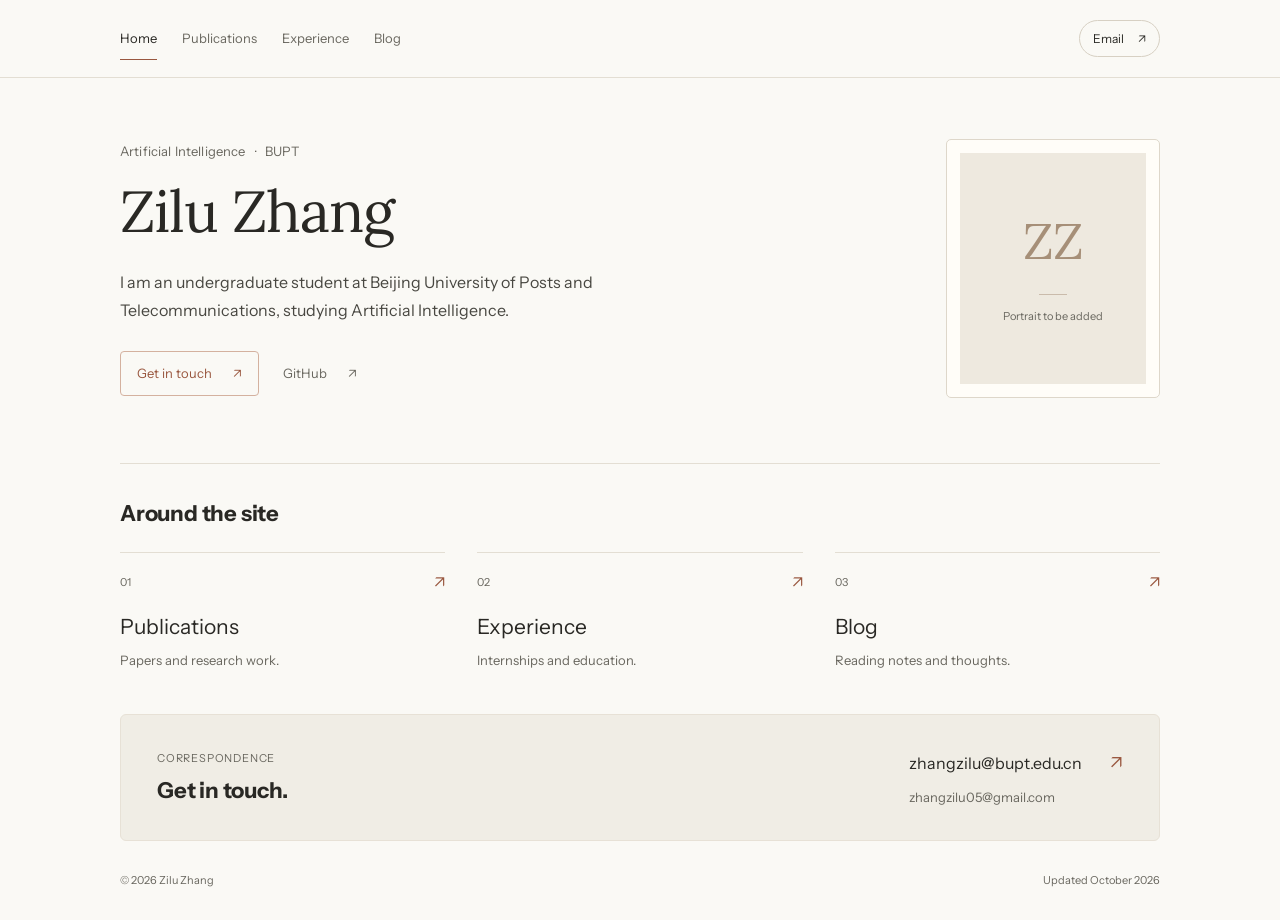
<file: index.html>
<!doctype html>
<html lang="en">
<head>
  <meta charset="utf-8">
  <meta name="viewport" content="width=device-width, initial-scale=1">
  <meta name="description" content="Zilu Zhang's academic homepage. Artificial Intelligence, Beijing University of Posts and Telecommunications.">
  <meta name="theme-color" content="#faf9f5">
  <meta property="og:type" content="website">
  <meta property="og:title" content="Zilu Zhang | Academic Homepage">
  <meta property="og:description" content="Zilu Zhang's academic homepage. Artificial Intelligence, Beijing University of Posts and Telecommunications.">
  <meta property="og:url" content="https://zzl-2005.github.io/">
  <link rel="canonical" href="https://zzl-2005.github.io/">
  <link rel="icon" href="/favicon.svg" type="image/svg+xml">
  <link rel="preload" href="/assets/fonts/Lora-Regular.ttf" as="font" type="font/ttf" crossorigin>
  <link rel="preload" href="/assets/fonts/InstrumentSans-Regular.ttf" as="font" type="font/ttf" crossorigin>
  <link rel="stylesheet" href="/styles.css?v=header-20261013">
  <title>Zilu Zhang | Academic Homepage</title>
</head>
<body>
  <a class="skip-link" href="#main">Skip to content</a>
  <header class="site-header">
    <div class="header-inner">
      <nav class="section-nav" aria-label="Main navigation">
        <a href="/" aria-current="page">Home</a>
        <a href="/publications/">Publications</a>
        <a href="/experience/">Experience</a>
        <a href="/blog/">Blog</a>
      </nav>
      <a class="header-email" href="mailto:zhangzilu@bupt.edu.cn">Email <span aria-hidden="true">↗</span></a>
    </div>
  </header>
  <main id="main" class="page-shell">
    <section id="about" class="hero" aria-labelledby="name-heading">
      <div class="hero-intro">
        <p class="hero-eyebrow">Artificial Intelligence <span aria-hidden="true">·</span> BUPT</p>
        <h1 id="name-heading">Zilu Zhang</h1>
        <p class="bio">I am an undergraduate student at Beijing University of Posts and Telecommunications, studying Artificial Intelligence.</p>
        <!-- Extend this short biography with a research statement when ready. -->
        <div class="hero-links" aria-label="Contact and profile links">
          <a class="primary-link" href="mailto:zhangzilu@bupt.edu.cn">Get in touch <span aria-hidden="true">↗</span></a>
          <a class="github-link" href="https://github.com/ZZL-2005" target="_blank" rel="noopener noreferrer">GitHub <span aria-hidden="true">↗</span></a>
        </div>
      </div>
      <div class="portrait-frame" role="img" aria-label="Portrait placeholder for Zilu Zhang, represented by the initials ZZ">
        <div class="portrait-placeholder">
          <span class="portrait-monogram" aria-hidden="true">ZZ</span>
          <span class="portrait-rule" aria-hidden="true"></span>
          <span class="portrait-caption" aria-hidden="true">Portrait to be added</span>
        </div>
      </div>
    </section>

    <section class="site-directory" aria-labelledby="directory-heading">
      <div class="section-heading"><h2 id="directory-heading">Around the site</h2></div>
      <div class="directory-grid">
        <a class="page-link" href="/publications/">
          <span class="page-link-top" aria-hidden="true"><span>01</span><span>↗</span></span>
          <h3>Publications</h3>
          <p>Papers and research work.</p>
        </a>
        <a class="page-link" href="/experience/">
          <span class="page-link-top" aria-hidden="true"><span>02</span><span>↗</span></span>
          <h3>Experience</h3>
          <p>Internships and education.</p>
        </a>
        <a class="page-link" href="/blog/">
          <span class="page-link-top" aria-hidden="true"><span>03</span><span>↗</span></span>
          <h3>Blog</h3>
          <p>Reading notes and thoughts.</p>
        </a>
      </div>
    </section>

    <section id="contact" class="contact-panel" aria-labelledby="contact-heading">
      <div class="contact-intro">
        <p class="contact-eyebrow">Correspondence</p>
        <h2 id="contact-heading">Get in touch.</h2>
      </div>
      <div class="contact-links">
        <a class="contact-email" href="mailto:zhangzilu@bupt.edu.cn">zhangzilu@bupt.edu.cn <span aria-hidden="true">↗</span></a>
        <a class="secondary-email" href="mailto:zhangzilu05@gmail.com">zhangzilu05@gmail.com</a>
      </div>
    </section>
    <footer class="site-footer">
      <span>© 2026 Zilu Zhang</span>
      <span>Updated October 2026</span>
    </footer>
  </main>
  <script src="/script.js?v=pages-20261013" defer></script>
</body>
</html>
</file>
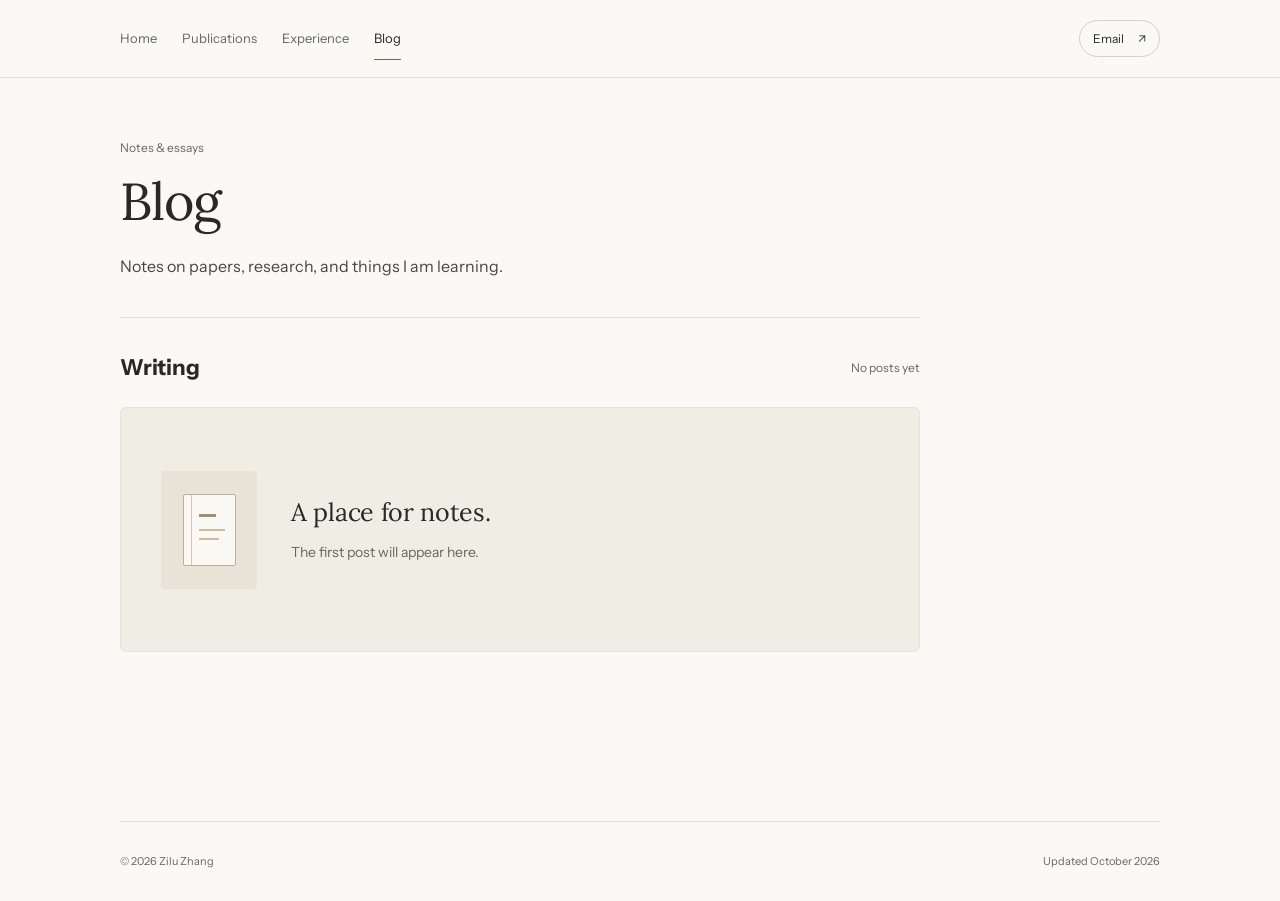
<file: blog/index.html>
<!doctype html>
<html lang="en">
<head>
  <meta charset="utf-8">
  <meta name="viewport" content="width=device-width, initial-scale=1">
  <meta name="description" content="Zilu Zhang's blog: reading notes, research reflections, and things I am learning. No posts yet.">
  <meta name="theme-color" content="#faf9f5">
  <meta property="og:type" content="website">
  <meta property="og:title" content="Blog | Zilu Zhang">
  <meta property="og:description" content="Zilu Zhang's blog: reading notes, research reflections, and things I am learning. No posts yet.">
  <meta property="og:url" content="https://zzl-2005.github.io/blog/">
  <link rel="canonical" href="https://zzl-2005.github.io/blog/">
  <link rel="icon" href="/favicon.svg" type="image/svg+xml">
  <link rel="preload" href="/assets/fonts/Lora-Regular.ttf" as="font" type="font/ttf" crossorigin>
  <link rel="preload" href="/assets/fonts/InstrumentSans-Regular.ttf" as="font" type="font/ttf" crossorigin>
  <link rel="stylesheet" href="/styles.css?v=header-20261013">
  <title>Blog | Zilu Zhang</title>
</head>
<body>
  <a class="skip-link" href="#main">Skip to content</a>
  <header class="site-header">
    <div class="header-inner">
      <nav class="section-nav" aria-label="Main navigation">
        <a href="/">Home</a>
        <a href="/publications/">Publications</a>
        <a href="/experience/">Experience</a>
        <a href="/blog/" aria-current="page">Blog</a>
      </nav>
      <a class="header-email" href="mailto:zhangzilu@bupt.edu.cn">Email <span aria-hidden="true">↗</span></a>
    </div>
  </header>
  <main id="main" class="page-shell inner-page">
    <div class="page-content">
      <header class="page-intro">
        <p class="page-eyebrow">Notes &amp; essays</p>
        <h1>Blog</h1>
        <p class="page-description">Notes on papers, research, and things I am learning.</p>
      </header>

      <section class="detail-section" aria-labelledby="writing-heading">
        <div class="section-heading">
          <h2 id="writing-heading">Writing</h2>
          <span class="section-status">No posts yet</span>
        </div>
        <!-- Replace the empty state with a list of links when the first post is ready. -->
        <div class="blog-empty">
          <div class="notebook-preview" aria-hidden="true">
            <span class="notebook-sheet"><i></i><i></i><i></i></span>
          </div>
          <div class="blog-empty-copy">
            <h3>A place for notes.</h3>
            <p>The first post will appear here.</p>
          </div>
        </div>
      </section>
    </div>
    <footer class="site-footer">
      <span>© 2026 Zilu Zhang</span>
      <span>Updated October 2026</span>
    </footer>
  </main>
</body>
</html>
</file>
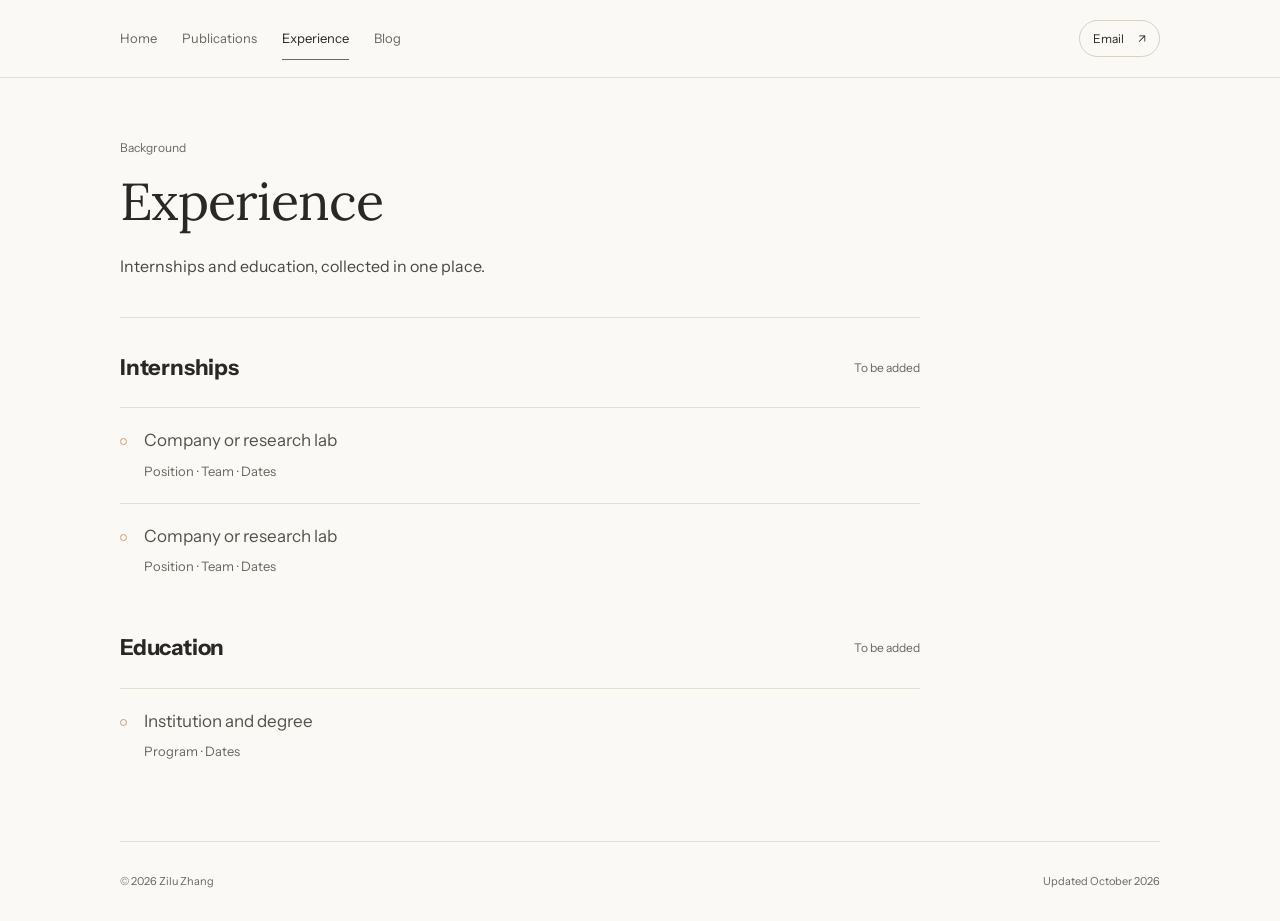
<file: experience/index.html>
<!doctype html>
<html lang="en">
<head>
  <meta charset="utf-8">
  <meta name="viewport" content="width=device-width, initial-scale=1">
  <meta name="description" content="Internships and education of Zilu Zhang. Details to be added.">
  <meta name="theme-color" content="#faf9f5">
  <meta property="og:type" content="website">
  <meta property="og:title" content="Experience | Zilu Zhang">
  <meta property="og:description" content="Internships and education of Zilu Zhang. Details to be added.">
  <meta property="og:url" content="https://zzl-2005.github.io/experience/">
  <link rel="canonical" href="https://zzl-2005.github.io/experience/">
  <link rel="icon" href="/favicon.svg" type="image/svg+xml">
  <link rel="preload" href="/assets/fonts/Lora-Regular.ttf" as="font" type="font/ttf" crossorigin>
  <link rel="preload" href="/assets/fonts/InstrumentSans-Regular.ttf" as="font" type="font/ttf" crossorigin>
  <link rel="stylesheet" href="/styles.css?v=header-20261013">
  <title>Experience | Zilu Zhang</title>
</head>
<body>
  <a class="skip-link" href="#main">Skip to content</a>
  <header class="site-header">
    <div class="header-inner">
      <nav class="section-nav" aria-label="Main navigation">
        <a href="/">Home</a>
        <a href="/publications/">Publications</a>
        <a href="/experience/" aria-current="page">Experience</a>
        <a href="/blog/">Blog</a>
      </nav>
      <a class="header-email" href="mailto:zhangzilu@bupt.edu.cn">Email <span aria-hidden="true">↗</span></a>
    </div>
  </header>
  <main id="main" class="page-shell inner-page">
    <div class="page-content">
      <header class="page-intro">
        <p class="page-eyebrow">Background</p>
        <h1>Experience</h1>
        <p class="page-description">Internships and education, collected in one place.</p>
      </header>

<section id="internships" class="detail-section" aria-labelledby="internships-heading">
        <div class="section-heading">
          <h2 id="internships-heading">Internships</h2>
          <span class="section-status">To be added</span>
        </div>
        <div class="experience-list">
          <article class="experience-slot" aria-label="First internship placeholder">
            <span class="entry-marker" aria-hidden="true"></span>
            <div>
              <h3>Company or research lab</h3>
              <p>Position · Team · Dates</p>
            </div>
          </article>
          <article class="experience-slot" aria-label="Second internship placeholder">
            <span class="entry-marker" aria-hidden="true"></span>
            <div>
              <h3>Company or research lab</h3>
              <p>Position · Team · Dates</p>
            </div>
          </article>
        </div>
      </section>

<section id="education" class="detail-section" aria-labelledby="education-heading">
        <div class="section-heading">
          <h2 id="education-heading">Education</h2>
          <span class="section-status">To be added</span>
        </div>
        <div class="experience-list">
          <article class="experience-slot" aria-label="Education placeholder">
            <span class="entry-marker" aria-hidden="true"></span>
            <div>
              <h3>Institution and degree</h3>
              <p>Program · Dates</p>
            </div>
          </article>
        </div>
      </section>
    </div>
    <footer class="site-footer">
      <span>© 2026 Zilu Zhang</span>
      <span>Updated October 2026</span>
    </footer>
  </main>
</body>
</html>
</file>
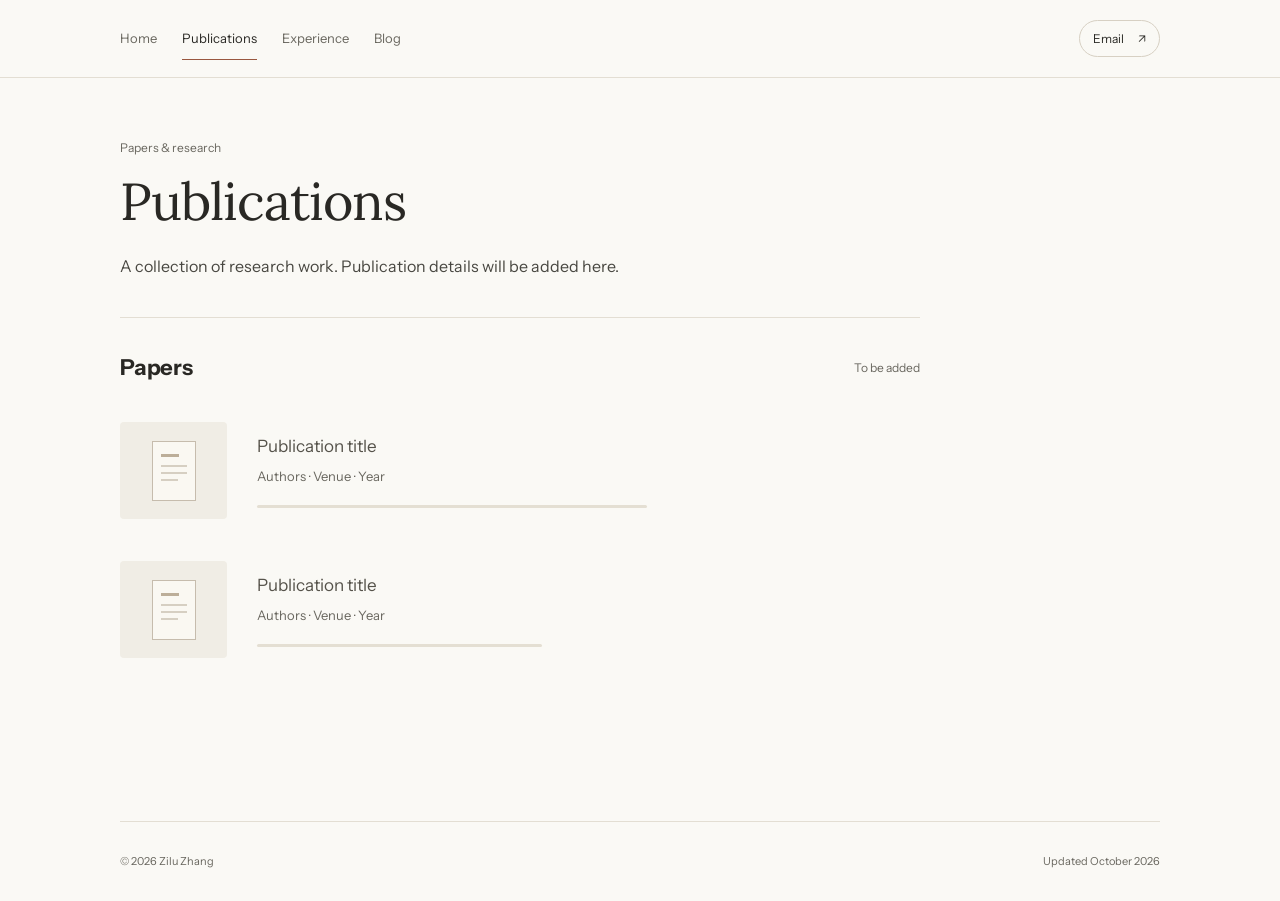
<file: publications/index.html>
<!doctype html>
<html lang="en">
<head>
  <meta charset="utf-8">
  <meta name="viewport" content="width=device-width, initial-scale=1">
  <meta name="description" content="Publications and research work by Zilu Zhang. Details to be added.">
  <meta name="theme-color" content="#faf9f5">
  <meta property="og:type" content="website">
  <meta property="og:title" content="Publications | Zilu Zhang">
  <meta property="og:description" content="Publications and research work by Zilu Zhang. Details to be added.">
  <meta property="og:url" content="https://zzl-2005.github.io/publications/">
  <link rel="canonical" href="https://zzl-2005.github.io/publications/">
  <link rel="icon" href="/favicon.svg" type="image/svg+xml">
  <link rel="preload" href="/assets/fonts/Lora-Regular.ttf" as="font" type="font/ttf" crossorigin>
  <link rel="preload" href="/assets/fonts/InstrumentSans-Regular.ttf" as="font" type="font/ttf" crossorigin>
  <link rel="stylesheet" href="/styles.css?v=header-20261013">
  <title>Publications | Zilu Zhang</title>
</head>
<body>
  <a class="skip-link" href="#main">Skip to content</a>
  <header class="site-header">
    <div class="header-inner">
      <nav class="section-nav" aria-label="Main navigation">
        <a href="/">Home</a>
        <a href="/publications/" aria-current="page">Publications</a>
        <a href="/experience/">Experience</a>
        <a href="/blog/">Blog</a>
      </nav>
      <a class="header-email" href="mailto:zhangzilu@bupt.edu.cn">Email <span aria-hidden="true">↗</span></a>
    </div>
  </header>
  <main id="main" class="page-shell inner-page">
    <div class="page-content">
      <header class="page-intro">
        <p class="page-eyebrow">Papers &amp; research</p>
        <h1>Publications</h1>
        <p class="page-description">A collection of research work. Publication details will be added here.</p>
      </header>

<section id="publications" class="detail-section" aria-labelledby="publications-heading">
      <div class="section-heading">
        <h2 id="publications-heading">Papers</h2>
        <span class="section-status">To be added</span>
      </div>
      <!-- Reserved slots; replace these with real publication details and links. -->
      <div class="publication-list">
        <article class="publication-slot" aria-label="First publication placeholder">
          <div class="paper-preview" aria-hidden="true">
            <span class="paper-sheet"><i></i><i></i><i></i><i></i></span>
          </div>
          <div class="publication-copy">
            <h3>Publication title</h3>
            <p class="publication-meta">Authors · Venue · Year</p>
            <span class="summary-placeholder" aria-hidden="true"></span>
          </div>
        </article>
        <article class="publication-slot" aria-label="Second publication placeholder">
          <div class="paper-preview" aria-hidden="true">
            <span class="paper-sheet"><i></i><i></i><i></i><i></i></span>
          </div>
          <div class="publication-copy">
            <h3>Publication title</h3>
            <p class="publication-meta">Authors · Venue · Year</p>
            <span class="summary-placeholder short" aria-hidden="true"></span>
          </div>
        </article>
      </div>
    </section>
    </div>
    <footer class="site-footer">
      <span>© 2026 Zilu Zhang</span>
      <span>Updated October 2026</span>
    </footer>
  </main>
</body>
</html>
</file>
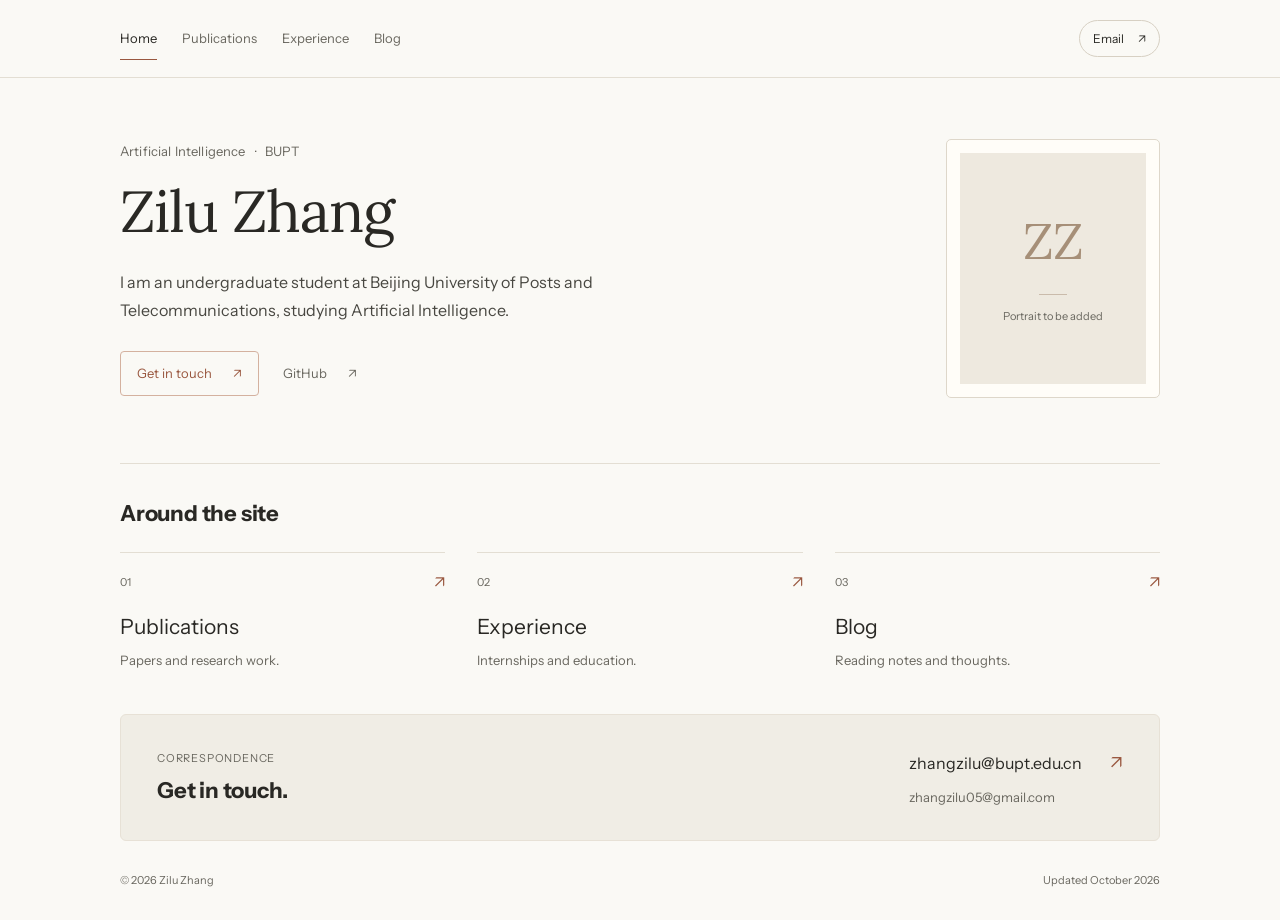
<file: about.html>
<!doctype html>
<html lang="en">
<head>
  <meta charset="utf-8">
  <meta name="viewport" content="width=device-width, initial-scale=1">
  <meta http-equiv="refresh" content="0; url=/#about">
  <link rel="canonical" href="https://zzl-2005.github.io/#about">
  <title>About Zilu Zhang</title>
</head>
<body><p>Visit <a href="/#about">Zilu Zhang's academic homepage</a>.</p></body>
</html>
</file>
<file: styles.css>
@font-face {
  font-family: "Lora";
  src: url("assets/fonts/Lora-Regular.ttf") format("truetype");
  font-style: normal;
  font-weight: 400;
  font-display: swap;
}
@font-face {
  font-family: "Instrument Sans";
  src: url("assets/fonts/InstrumentSans-Regular.ttf") format("truetype");
  font-style: normal;
  font-weight: 400;
  font-display: swap;
}
@font-face {
  font-family: "Instrument Sans";
  src: url("assets/fonts/InstrumentSans-Bold.ttf") format("truetype");
  font-style: normal;
  font-weight: 700;
  font-display: swap;
}

:root {
  color-scheme: light;
  --paper: #faf9f5;
  --ink: #292824;
  --body: #484741;
  --muted: #69675f;
  --accent: #99573f;
  --line: #e3ded3;
  --surface: #f0ede5;
  --serif: "Lora", Georgia, serif;
  --sans: "Instrument Sans", Arial, system-ui, sans-serif;
}
* { box-sizing: border-box; }
html { scroll-behavior: smooth; scroll-padding-top: 100px; }
body { margin: 0; background: var(--paper); color: var(--body); font: 16px/1.75 var(--sans); }
h1, h2, h3, p { margin: 0; }
a { color: inherit; text-decoration: none; text-underline-offset: 5px; }
a:hover { color: var(--accent); }
a:focus-visible { outline: 2px solid var(--accent); outline-offset: 5px; border-radius: 2px; }
::selection { background: #ead8c9; color: var(--ink); }
.skip-link { position: fixed; left: 16px; top: 12px; z-index: 30; transform: translateY(-180%); background: var(--ink); color: var(--paper); padding: 9px 16px; }
.skip-link:focus { transform: translateY(0); }

.site-header { position: sticky; top: 0; z-index: 10; background: var(--paper); border-bottom: 1px solid var(--line); }
.header-inner, .page-shell { width: min(1040px, calc(100% - 96px)); margin: 0 auto; }
.header-inner { min-height: 77px; display: grid; grid-template-columns: minmax(0, 1fr) auto; gap: 28px; align-items: center; }
.section-nav { display: flex; align-items: center; gap: 25px; }
.section-nav a { position: relative; color: var(--muted); font-size: 13px; padding: 12px 0; white-space: nowrap; }
.section-nav a::after { content: ""; position: absolute; bottom: 2px; left: 0; right: 0; height: 1px; background: var(--accent); opacity: 0; }
.section-nav a:hover, .section-nav a[aria-current="page"] { color: var(--ink); }
.section-nav a[aria-current="page"]::after { opacity: 1; }
.header-email { justify-self: end; display: inline-flex; gap: 14px; align-items: center; padding: 7px 13px; border: 1px solid #d7d0c3; border-radius: 20px; color: var(--ink); font-size: 12px; }

.hero { display: grid; grid-template-columns: minmax(0, 1fr) 214px; gap: 82px; align-items: center; padding: 61px 0 65px; border-bottom: 1px solid var(--line); }
.hero-eyebrow { font-size: 13px; line-height: 1.6; letter-spacing: .15px; color: var(--muted); margin-bottom: 16px; }
.hero-eyebrow span { display: inline-block; margin: 0 6px; }
h1 { font: 400 58px/1.15 var(--serif); color: var(--ink); letter-spacing: -1px; }
.bio { max-width: 560px; font-size: 16px; line-height: 1.8; margin-top: 23px; }
.hero-links { display: flex; align-items: center; gap: 24px; margin-top: 26px; }
.hero-links a { display: inline-flex; align-items: center; gap: 21px; font-size: 13px; }
.primary-link { padding: 10px 16px; border: 1px solid #d4b19f; border-radius: 4px; color: var(--accent); }
.primary-link:hover { background: #f1e7dc; }
.github-link { color: var(--muted); }
.github-link:hover { text-decoration: underline; }
.portrait-frame { border: 1px solid #ded7ca; border-radius: 5px; background: #fffdf8; padding: 13px; }
.portrait-placeholder { min-height: 231px; background: #eee9df; display: flex; flex-direction: column; align-items: center; justify-content: center; }
.portrait-monogram { color: #a68f78; font: 400 50px/1.2 var(--serif); letter-spacing: -1px; }
.portrait-rule { width: 28px; height: 1px; background: #cabbab; margin-top: 23px; }
.portrait-caption { color: var(--muted); font-size: 11px; margin-top: 12px; }

.section-heading { display: flex; align-items: center; justify-content: space-between; gap: 20px; margin-bottom: 25px; }
h2 { color: var(--ink); font: 700 22px/1.35 var(--sans); letter-spacing: -.2px; }
.section-status { flex-shrink: 0; color: var(--muted); font-size: 12px; }
.site-directory { padding: 35px 0 43px; }
.site-directory .section-heading { margin-bottom: 23px; }
.directory-grid { display: grid; grid-template-columns: repeat(3, minmax(0, 1fr)); gap: 32px; }
.page-link { display: block; border-top: 1px solid var(--line); padding: 15px 0 0; }
.page-link-top { display: flex; justify-content: space-between; align-items: center; color: var(--muted); font-size: 11px; }
.page-link-top span:last-child { color: var(--accent); font-size: 17px; }
.page-link h3 { margin-top: 15px; color: var(--ink); font: 400 21px/1.4 var(--sans); }
.page-link p { margin-top: 7px; color: var(--muted); font-size: 13px; line-height: 1.7; }
.page-link:hover { border-color: #c69d86; }
.page-link:hover h3 { color: var(--accent); }

.inner-page { display: flex; flex-direction: column; min-height: calc(100svh - 77px); }
.page-content { width: 100%; max-width: 800px; padding-bottom: 58px; }
.page-intro { padding: 60px 0 36px; border-bottom: 1px solid var(--line); }
.page-eyebrow { margin-bottom: 15px; color: var(--muted); font-size: 12px; line-height: 1.6; }
.page-intro h1 { font-size: 52px; }
.page-description { max-width: 610px; margin-top: 20px; font-size: 16px; line-height: 1.8; }
.detail-section { padding-top: 35px; }
.inner-page .site-footer { margin-top: auto; border-top: 1px solid var(--line); }
.publication-list { display: flex; flex-direction: column; gap: 12px; }
.publication-slot { display: grid; grid-template-columns: 107px minmax(0, 1fr); gap: 30px; align-items: center; padding: 15px 0; }
.paper-preview { height: 97px; background: var(--surface); border-radius: 4px; display: grid; place-items: center; }
.paper-sheet { width: 44px; height: 60px; border: 1px solid #c6bcad; background: #faf8f2; padding: 12px 8px; display: flex; flex-direction: column; gap: 5px; }
.paper-sheet i { display: block; width: 100%; height: 2px; background: #d6cfc2; }
.paper-sheet i:first-child { width: 72%; height: 3px; margin-bottom: 3px; background: #bcae99; }
.paper-sheet i:last-child { width: 68%; }
.publication-copy h3 { color: #55524a; font: 400 17px/1.5 var(--sans); }
.publication-meta { margin-top: 6px; font-size: 13px; color: var(--muted); }
.summary-placeholder { display: block; width: min(390px, 70%); height: 3px; background: #e4dfd3; margin-top: 17px; border-radius: 2px; }
.summary-placeholder.short { width: min(285px, 58%); }

.experience-list { display: flex; flex-direction: column; }
.experience-slot { display: grid; grid-template-columns: 9px minmax(0, 1fr); gap: 15px; padding: 20px 0; border-top: 1px solid var(--line); }
.entry-marker { width: 7px; height: 7px; border: 1px solid #c29c81; border-radius: 50%; margin-top: 10px; }
.experience-slot h3 { color: #55524a; font: 400 17px/1.5 var(--sans); }
.experience-slot p { font-size: 13px; color: var(--muted); margin-top: 6px; }

.blog-empty { display: flex; align-items: center; gap: 34px; min-height: 245px; padding: 40px; background: var(--surface); border: 1px solid #e7e1d6; border-radius: 6px; }
.notebook-preview { flex-shrink: 0; width: 96px; height: 118px; display: grid; place-items: center; background: #e9e3d7; border-radius: 4px; }
.notebook-sheet { position: relative; width: 53px; height: 72px; display: flex; flex-direction: column; gap: 7px; padding: 19px 10px 12px 15px; border: 1px solid #bbae9a; background: #faf8f2; border-radius: 2px; }
.notebook-sheet::before { content: ""; position: absolute; left: 7px; top: 0; bottom: 0; border-left: 1px solid #d3c5b2; }
.notebook-sheet i { height: 2px; width: 100%; background: #cbbb9f; }
.notebook-sheet i:first-child { width: 68%; height: 3px; margin-bottom: 5px; background: #a58d73; }
.notebook-sheet i:last-child { width: 78%; }
.blog-empty-copy h3 { color: var(--ink); font: 400 25px/1.4 var(--serif); letter-spacing: -.3px; }
.blog-empty-copy p { margin-top: 10px; color: var(--muted); font-size: 14px; }

.contact-panel { display: grid; grid-template-columns: 1fr 1fr; gap: 32px; align-items: center; padding: 31px 36px; background: var(--surface); border: 1px solid #e7e1d6; border-radius: 6px; }
.contact-eyebrow { color: var(--muted); font-size: 11px; text-transform: uppercase; letter-spacing: .8px; margin-bottom: 7px; }
.contact-panel h2 { font-size: 22px; }
.contact-links { justify-self: end; }
.contact-email { display: inline-flex; align-items: center; gap: 28px; color: var(--ink); font-size: 16px; }
.contact-email span { color: var(--accent); font-size: 19px; }
.secondary-email { display: block; margin-top: 7px; color: var(--muted); font-size: 13px; }
.contact-email:hover, .secondary-email:hover { text-decoration: underline; }
.site-footer { display: flex; justify-content: space-between; gap: 20px; padding: 30px 0; color: var(--muted); font-size: 11px; }
.message-page { max-width: 560px; margin: 15vh auto; padding: 32px; }
.message-page h1 { font-size: 55px; }
.message-page p { margin: 20px 0; }
.message-page a { color: var(--accent); }

@media (max-width: 1020px) {
  .header-inner, .page-shell { width: calc(100% - 72px); }
  .header-inner { gap: 20px; }
  .section-nav { gap: 20px; }
  .hero { grid-template-columns: minmax(0, 1fr) 195px; gap: 48px; }
  .portrait-placeholder { min-height: 208px; }
}
@media (max-width: 760px) {
  .header-inner, .page-shell { width: calc(100% - 48px); }
  .header-inner { min-height: 69px; gap: 18px; }
  .section-nav { gap: 17px; }
  .section-nav a { font-size: 12px; }
  .header-email { padding: 6px 10px; gap: 8px; font-size: 11px; }
  .hero { grid-template-columns: minmax(0, 1fr) 159px; gap: 29px; padding: 44px 0 44px; }
  h1 { font-size: 46px; }
  .bio { font-size: 16px; line-height: 1.8; margin-top: 19px; }
  .hero-eyebrow { font-size: 12px; }
  .hero-links { gap: 19px; margin-top: 22px; }
  .portrait-frame { padding: 10px; }
  .portrait-placeholder { min-height: 184px; }
  .portrait-monogram { font-size: 42px; }
  .portrait-caption { font-size: 10px; }
  .directory-grid { gap: 24px; }
  .page-link h3 { font-size: 20px; }
  .inner-page { min-height: calc(100svh - 69px); }
  .page-intro { padding-top: 45px; }
  .page-intro h1 { font-size: 46px; }
  h2 { font-size: 22px; }
  .experience-slot h3 { font-size: 17px; }
  .contact-panel { gap: 20px; padding: 25px; }
  .contact-email { font-size: 15px; gap: 17px; }
  .contact-panel h2 { font-size: 22px; }
}
@media (max-width: 580px) {
  html { scroll-padding-top: 80px; }
  .header-inner { min-height: 60px; gap: 14px; }
  .section-nav { gap: 13px; }
  .section-nav a { font-size: 12px; padding: 12px 0; }
  .inner-page { min-height: calc(100svh - 60px); }
  .hero { grid-template-columns: minmax(0, 1fr) 94px; column-gap: 20px; row-gap: 0; padding-top: 36px; }
  .hero-intro { display: contents; }
  .hero-eyebrow { grid-column: 1; margin-bottom: 12px; max-width: 220px; }
  h1 { grid-column: 1; font-size: 38px; line-height: 1.2; letter-spacing: -.6px; }
  .portrait-frame { grid-column: 2; grid-row: 1 / span 2; align-self: center; padding: 7px; }
  .portrait-placeholder { min-height: 102px; }
  .portrait-monogram { font-size: 26px; letter-spacing: -.5px; }
  .portrait-rule { width: 17px; margin-top: 9px; }
  .portrait-caption { display: none; }
  .bio { grid-column: 1 / -1; margin-top: 21px; font-size: 16px; line-height: 1.8; }
  .hero-links { grid-column: 1 / -1; margin-top: 23px; }
  .publication-slot { grid-template-columns: 83px minmax(0, 1fr); gap: 22px; padding: 13px 0; }
  .paper-preview { height: 83px; }
  .publication-copy h3 { font-size: 17px; }
  .summary-placeholder { margin-top: 14px; }
  .site-directory { padding: 30px 0 34px; }
  .directory-grid { grid-template-columns: 1fr; gap: 0; }
  .page-link { display: grid; grid-template-columns: 25px minmax(0, 1fr) 20px; column-gap: 14px; padding: 18px 0; }
  .page-link-top { display: contents; }
  .page-link-top span:first-child { grid-column: 1; grid-row: 1 / span 2; align-self: center; color: var(--muted); font-size: 11px; }
  .page-link-top span:last-child { grid-column: 3; grid-row: 1 / span 2; align-self: center; }
  .page-link h3 { grid-column: 2; grid-row: 1; margin-top: 0; }
  .page-link p { grid-column: 2; grid-row: 2; margin-top: 4px; }
  .page-content { padding-bottom: 42px; }
  .page-intro { padding: 35px 0 30px; }
  .page-intro h1 { font-size: 38px; }
  .page-description { margin-top: 17px; }
  .detail-section { padding-top: 28px; }
  .blog-empty { gap: 22px; padding: 30px 25px; min-height: 220px; }
  .notebook-preview { width: 70px; height: 91px; }
  .notebook-sheet { width: 44px; height: 61px; padding: 15px 8px 10px 13px; gap: 5px; }
  .notebook-sheet::before { left: 6px; }
  .blog-empty-copy h3 { font-size: 22px; }
  .experience-slot { padding: 18px 0; }
  .experience-slot h3 { font-size: 17px; }
  .contact-panel { grid-template-columns: 1fr; gap: 19px; padding: 26px; }
  .contact-links { justify-self: start; }
  .contact-email { font-size: 15px; gap: 23px; }
  .site-footer { padding: 25px 0; }
}
@media (max-width: 380px) {
  .header-inner, .page-shell { width: calc(100% - 40px); }
  .section-nav a { font-size: 11px; }
  .section-nav { gap: 7px; }
  .hero { grid-template-columns: minmax(0, 1fr) 84px; column-gap: 14px; }
  h1 { font-size: 34px; }
  .hero-eyebrow { font-size: 11px; max-width: 165px; }
  .hero-eyebrow span { margin: 0 3px; }
  .portrait-placeholder { min-height: 96px; }
  .hero-links a { font-size: 12px; gap: 17px; }
  h2 { font-size: 22px; }
  .section-status { font-size: 11px; }
  .publication-slot { grid-template-columns: 72px minmax(0, 1fr); gap: 18px; }
  .paper-preview { height: 78px; }
  .publication-copy h3 { font-size: 17px; }
  .publication-meta { font-size: 13px; }
  .contact-panel { padding: 24px 22px; }
  .contact-email { font-size: 14px; gap: 19px; }
  .site-footer { font-size: 11px; gap: 10px; }
  .blog-empty { flex-direction: column; align-items: flex-start; gap: 22px; padding: 27px; }
}
@media (prefers-reduced-motion: reduce) {
  html { scroll-behavior: auto; }
}
@media print {
  body { background: white; }
  .site-header, .skip-link { display: none; }
  .page-shell { width: 100%; }
  .hero { padding-top: 0; }
  section { break-inside: avoid; }
  .contact-panel { background: transparent; }
}
</file>
